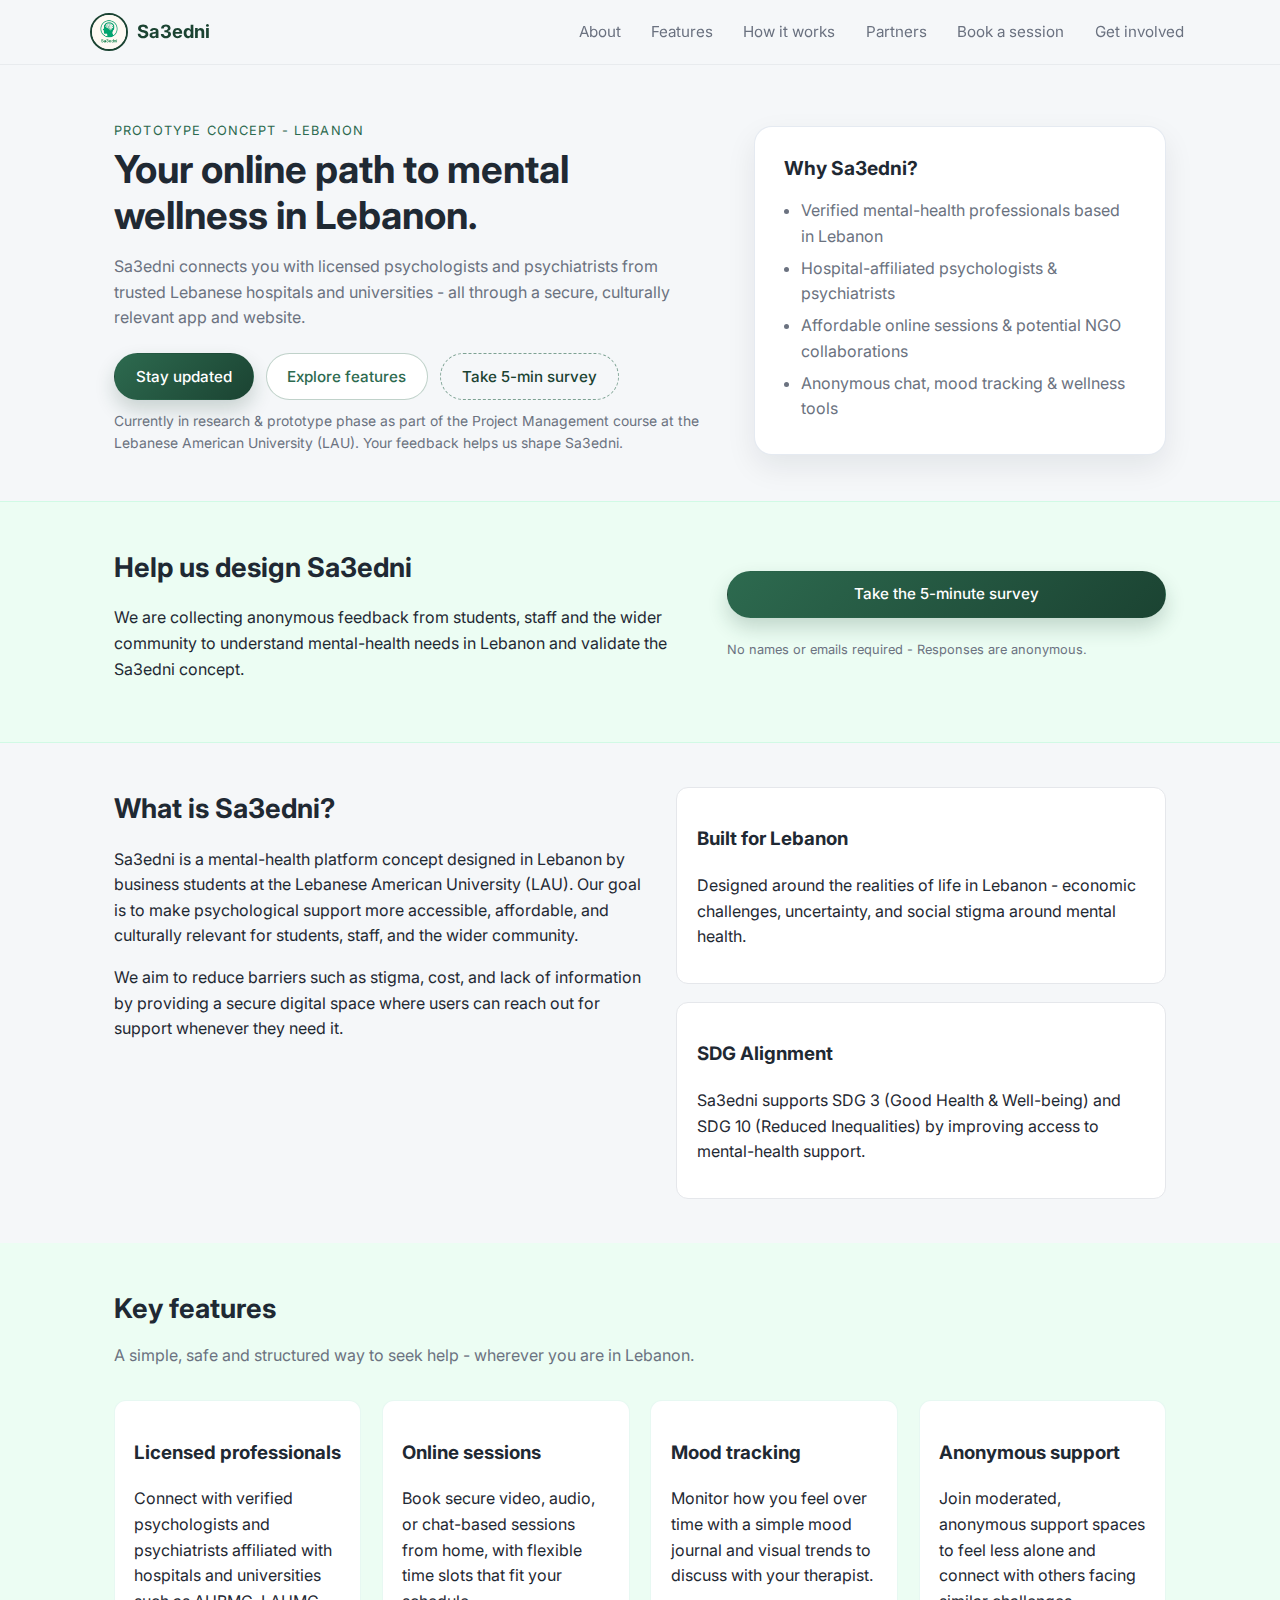
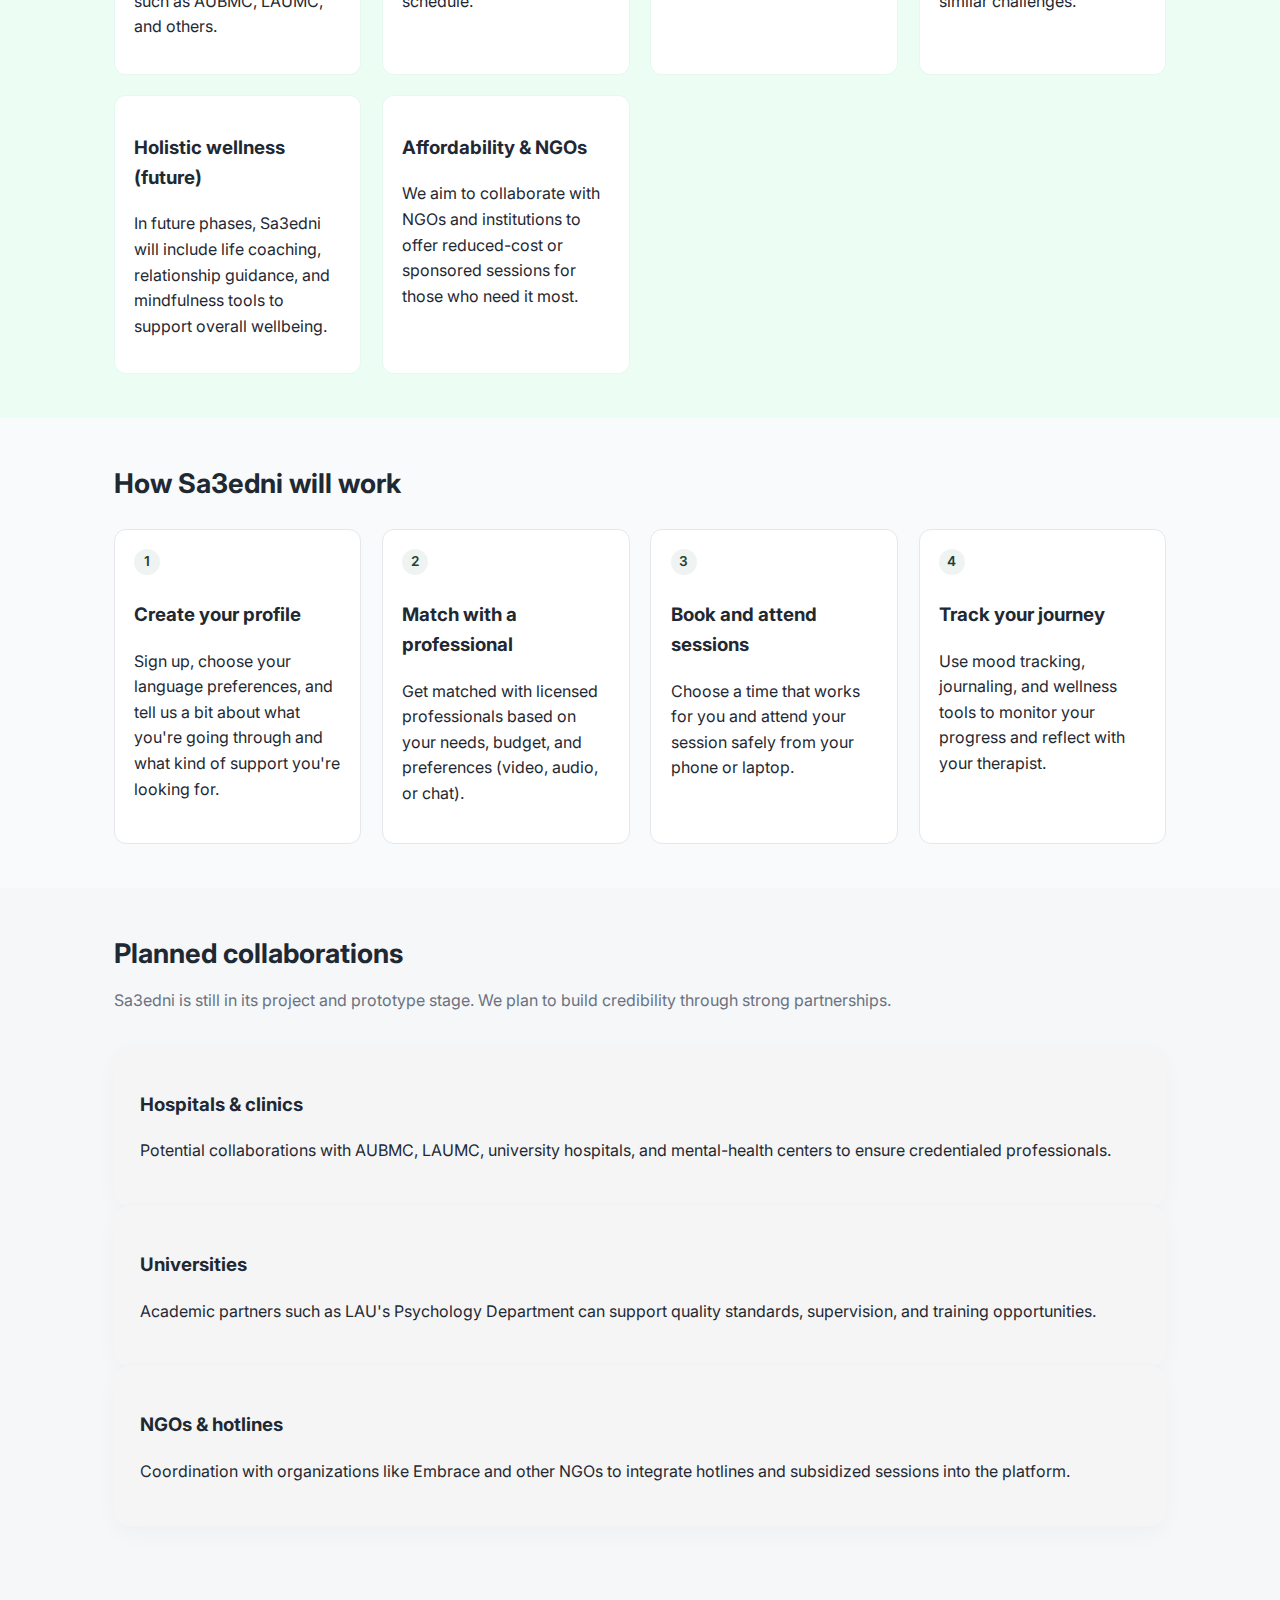
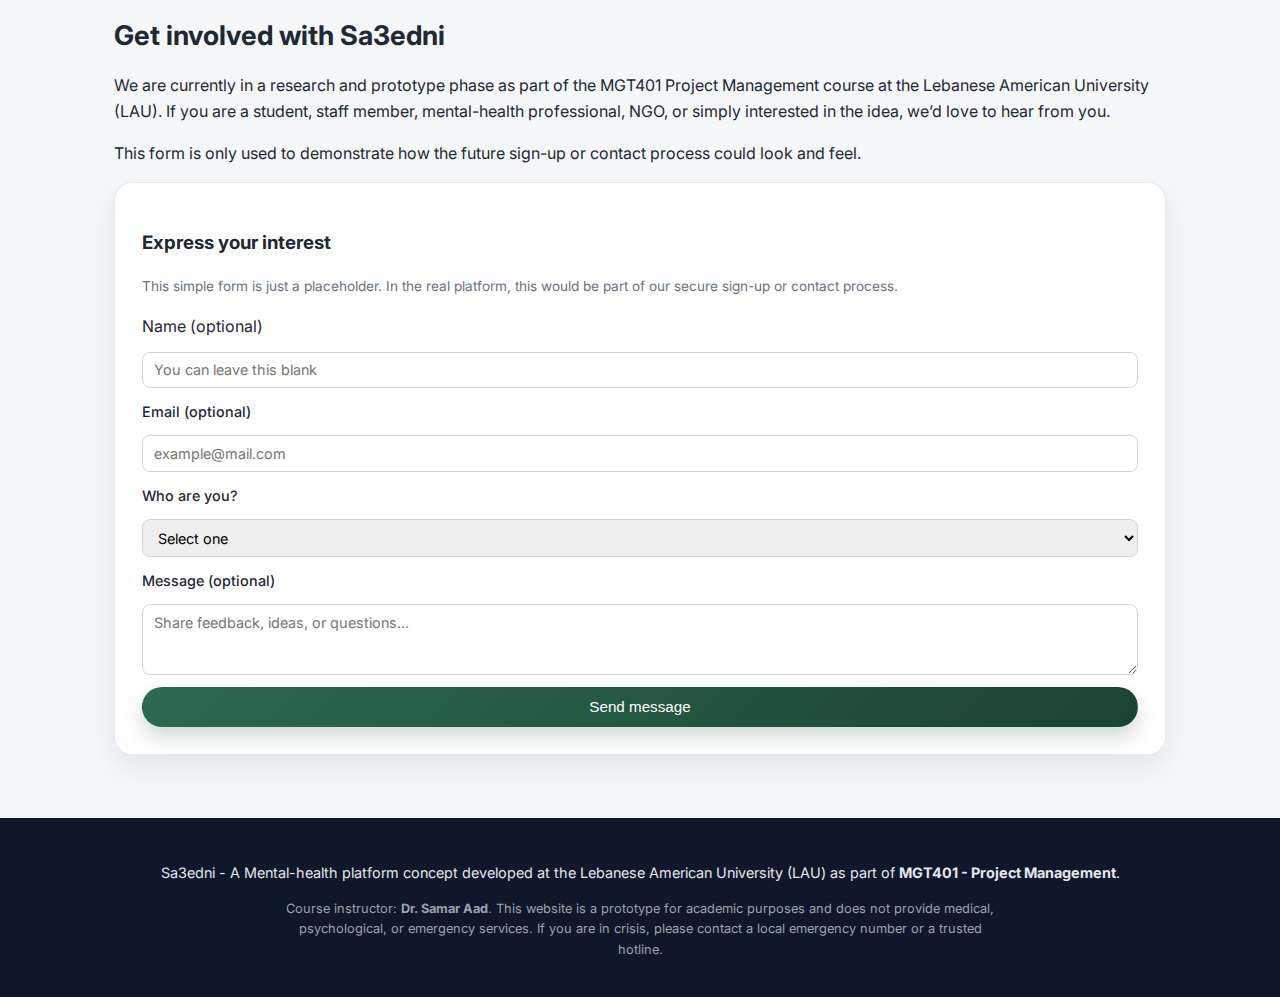
<file: index.html>
<!DOCTYPE html>
<html lang="en">
<head>
  <meta charset="UTF-8" />
  <title>Sa3edni – Your Online Path to Mental Wellness</title>
  <meta name="viewport" content="width=device-width, initial-scale=1.0" />
  <meta
    name="description"
    content="Sa3edni is a Lebanese mental-health platform concept that connects users with licensed psychologists and psychiatrists from trusted hospitals and universities."
  />
  <!-- Favicon -->
  <link rel="icon" type="image/png" href="assets/logo-sa3edni.png" />

  <!-- Styles -->
  <link rel="stylesheet" href="styles.css" />

  <!-- Google Font -->
  <link href="https://fonts.googleapis.com/css2?family=Inter:wght@300;400;500;600;700&display=swap" rel="stylesheet" />
</head>
<body>
  <header class="site-header">
    <div class="container header-inner">
      <div class="logo-area">
        <img src="assets/logo-sa3edni.png" alt="Sa3edni logo" class="logo" />
        <span class="logo-text">Sa3edni</span>
      </div>
  <nav class="main-nav">
  <a href="#about">About</a>
  <a href="#features">Features</a>
  <a href="#how-it-works">How it works</a>
  <a href="#partners">Partners</a>
  <a href="booking.html">Book a session</a>
  <a href="#contact" class="nav-cta">Get involved</a>
</nav>
    </div>
  </header>

  <main>
    <!-- Hero Section -->
    <section class="hero">
      <div class="container hero-inner">
        <div class="hero-text">
          <div class="eyebrow">Prototype concept - Lebanon</div>
          <h1>Your online path to mental wellness in Lebanon.</h1>
          <p>
            Sa3edni connects you with licensed psychologists and psychiatrists from trusted Lebanese hospitals and
            universities - all through a secure, culturally relevant app and website.
          </p>
          <div class="hero-actions">
            <a href="#contact" class="btn primary-btn">Stay updated</a>
            <a href="#features" class="btn ghost-btn">Explore features</a>
            <a href="https://docs.google.com/forms/d/15ED-qujfjjmchVO35RJvMn3BIlFcHIe99eK2mIT6S4E/viewform"
               target="_blank"
               class="btn outline-btn">
              Take 5-min survey
            </a>
          </div>
          <p class="hero-note">
            Currently in research &amp; prototype phase as part of the Project Management course at the Lebanese American
            University (LAU). Your feedback helps us shape Sa3edni.
          </p>
        </div>
        <div class="hero-card">
          <h2 class="hero-card-title">Why Sa3edni?</h2>
          <ul class="hero-list">
            <li>Verified mental-health professionals based in Lebanon</li>
            <li>Hospital-affiliated psychologists &amp; psychiatrists</li>
            <li>Affordable online sessions &amp; potential NGO collaborations</li>
            <li>Anonymous chat, mood tracking &amp; wellness tools</li>
          </ul>
        </div>
      </div>
    </section>

    <!-- Survey Banner -->
    <section class="section survey-banner">
      <div class="container survey-inner">
        <div>
          <h2>Help us design Sa3edni</h2>
          <p>
            We are collecting anonymous feedback from students, staff and the wider community to understand mental-health
            needs in Lebanon and validate the Sa3edni concept.
          </p>
        </div>
        <div class="survey-cta">
          <a href="https://docs.google.com/forms/d/15ED-qujfjjmchVO35RJvMn3BIlFcHIe99eK2mIT6S4E/viewform"
             target="_blank"
             class="btn primary-btn full-width">
            Take the 5-minute survey
          </a>
          <p class="survey-note">No names or emails required - Responses are anonymous.</p>
        </div>
      </div>
    </section>

    <!-- About Section -->
    <section id="about" class="section about">
      <div class="container about-inner">
        <div>
          <h2>What is Sa3edni?</h2>
          <p>
            Sa3edni is a mental-health platform concept designed in Lebanon by business students at the Lebanese
            American University (LAU). Our goal is to make psychological support more accessible, affordable, and
            culturally relevant for students, staff, and the wider community.
          </p>
          <p>
            We aim to reduce barriers such as stigma, cost, and lack of information by providing a secure digital space
            where users can reach out for support whenever they need it.
          </p>
        </div>
        <div class="about-grid">
          <div class="about-card">
            <h3>Built for Lebanon</h3>
            <p>
              Designed around the realities of life in Lebanon - economic challenges, uncertainty, and social stigma
              around mental health.
            </p>
          </div>
          <div class="about-card">
            <h3>SDG Alignment</h3>
            <p>
              Sa3edni supports SDG 3 (Good Health &amp; Well-being) and SDG 10 (Reduced Inequalities) by improving access
              to mental-health support.
            </p>
          </div>
        </div>
      </div>
    </section>

    <!-- Features Section -->
    <section id="features" class="section features">
      <div class="container">
        <h2>Key features</h2>
        <p class="section-subtitle">
          A simple, safe and structured way to seek help - wherever you are in Lebanon.
        </p>
        <div class="feature-grid">
          <div class="feature-card">
            <h3>Licensed professionals</h3>
            <p>
              Connect with verified psychologists and psychiatrists affiliated with hospitals and universities such as
              AUBMC, LAUMC, and others.
            </p>
          </div>
          <div class="feature-card">
            <h3>Online sessions</h3>
            <p>
              Book secure video, audio, or chat-based sessions from home, with flexible time slots that fit your schedule.
            </p>
          </div>
          <div class="feature-card">
            <h3>Mood tracking</h3>
            <p>
              Monitor how you feel over time with a simple mood journal and visual trends to discuss with your therapist.
            </p>
          </div>
          <div class="feature-card">
            <h3>Anonymous support</h3>
            <p>
              Join moderated, anonymous support spaces to feel less alone and connect with others facing similar
              challenges.
            </p>
          </div>
          <div class="feature-card">
            <h3>Holistic wellness (future)</h3>
            <p>
              In future phases, Sa3edni will include life coaching, relationship guidance, and mindfulness tools to
              support overall wellbeing.
            </p>
          </div>
          <div class="feature-card">
            <h3>Affordability &amp; NGOs</h3>
            <p>
              We aim to collaborate with NGOs and institutions to offer reduced-cost or sponsored sessions for those who
              need it most.
            </p>
          </div>
        </div>
      </div>
    </section>

    <!-- How it Works Section -->
    <section id="how-it-works" class="section how-it-works">
      <div class="container">
        <h2>How Sa3edni will work</h2>
        <div class="steps-grid">
          <div class="step-card">
            <span class="step-number">1</span>
            <h3>Create your profile</h3>
            <p>
              Sign up, choose your language preferences, and tell us a bit about what you're going through and what kind
              of support you're looking for.
            </p>
          </div>
          <div class="step-card">
            <span class="step-number">2</span>
            <h3>Match with a professional</h3>
            <p>
              Get matched with licensed professionals based on your needs, budget, and preferences (video, audio, or
              chat).
            </p>
          </div>
          <div class="step-card">
            <span class="step-number">3</span>
            <h3>Book and attend sessions</h3>
            <p>
              Choose a time that works for you and attend your session safely from your phone or laptop.
            </p>
          </div>
          <div class="step-card">
            <span class="step-number">4</span>
            <h3>Track your journey</h3>
            <p>
              Use mood tracking, journaling, and wellness tools to monitor your progress and reflect with your therapist.
            </p>
          </div>
        </div>
      </div>
    </section>

    <!-- Partners Section -->
    <section id="partners" class="section partners">
      <div class="container">
        <h2>Planned collaborations</h2>
        <p class="section-subtitle">
          Sa3edni is still in its project and prototype stage. We plan to build credibility through strong partnerships.
        </p>
        <div class="partner-grid">
          <div class="partner-card">
            <h3>Hospitals &amp; clinics</h3>
            <p>
              Potential collaborations with AUBMC, LAUMC, university hospitals, and mental-health centers to ensure
              credentialed professionals.
            </p>
          </div>
          <div class="partner-card">
            <h3>Universities</h3>
            <p>
              Academic partners such as LAU's Psychology Department can support quality standards, supervision, and
              training opportunities.
            </p>
          </div>
          <div class="partner-card">
            <h3>NGOs &amp; hotlines</h3>
            <p>
              Coordination with organizations like Embrace and other NGOs to integrate hotlines and subsidized sessions
              into the platform.
            </p>
          </div>
        </div>
      </div>
    </section>

       <!-- Contact / Get Involved Section -->
    <section id="contact" class="section contact">
      <div class="container contact-grid">
        <div class="contact-info">
          <h2>Get involved with Sa3edni</h2>
          <p>
            We are currently in a research and prototype phase as part of the MGT401 Project Management
            course at the Lebanese American University (LAU). If you are a student, staff member,
            mental-health professional, NGO, or simply interested in the idea, we’d love to hear from you.
          </p>
          <p>
            This form is only used to demonstrate how the
            future sign-up or contact process could look and feel.
          </p>
        </div>

        <div class="contact-card">
          <h3>Express your interest</h3>
          <p class="contact-note">
            This simple form is just a placeholder. In the real platform, this would be part of our
            secure sign-up or contact process.
          </p>

          <form 
            id="interest-form" 
            class="contact-form"
            onsubmit="event.preventDefault(); this.style.display='none'; document.getElementById('form-success').style.display='block';"
            <label for="name">Name (optional)</label>
            <input type="text" id="name" name="name" placeholder="You can leave this blank" />

            <label for="email">Email (optional)</label>
            <input type="email" id="email" name="email" placeholder="example@mail.com" />

            <label for="role">Who are you?</label>
            <select id="role" name="role">
              <option value="">Select one</option>
              <option value="student">Student</option>
              <option value="staff">University staff</option>
              <option value="professional">Mental-health professional</option>
              <option value="ngo">NGO / organization</option>
              <option value="other">Other</option>
            </select>

            <label for="message">Message (optional)</label>
            <textarea id="message" name="message" rows="3"
                      placeholder="Share feedback, ideas, or questions..."></textarea>

            <button type="submit" class="btn primary-btn full-width">
              Send message
            </button>
          </form>

          <div id="form-success" class="form-success" style="display: none;">
            <h3>Thank you!</h3>
            <p>
              Your message has been received as part of the Sa3edni prototype. In the full platform,
              this form will securely send your details to our team.
            </p>
          </div>
        </div>
      </div>
    </section>

  </main>

  <footer class="site-footer">
    <div class="container footer-inner">
      <p>
        Sa3edni - A Mental-health platform concept developed at the Lebanese American University (LAU) as part of
        <strong>MGT401 - Project Management</strong>.
      </p>
      <p class="footer-small">
        Course instructor: <strong>Dr. Samar Aad</strong>. This website is a prototype for academic purposes and does not
        provide medical, psychological, or emergency services. If you are in crisis, please contact a local emergency
        number or a trusted hotline.
      </p>
    </div>
  </footer>

  </body>
</html>
</file>
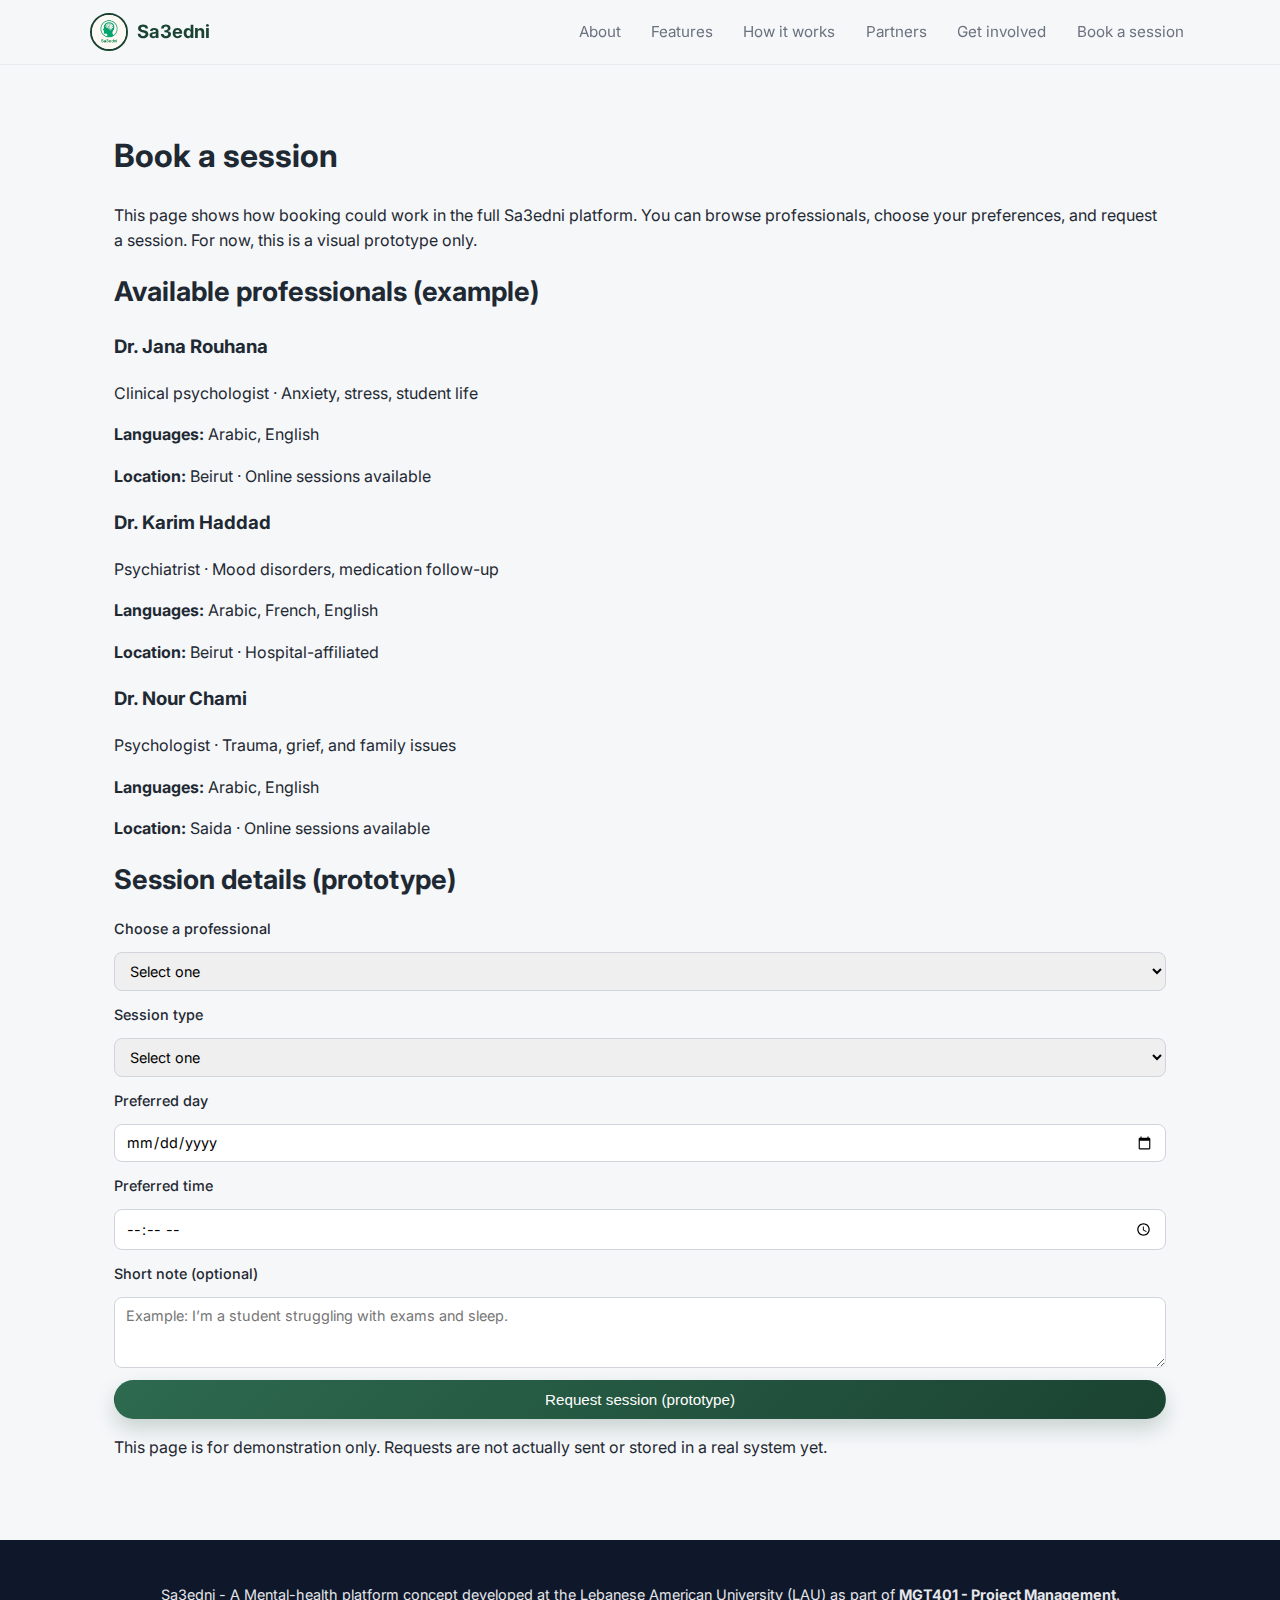
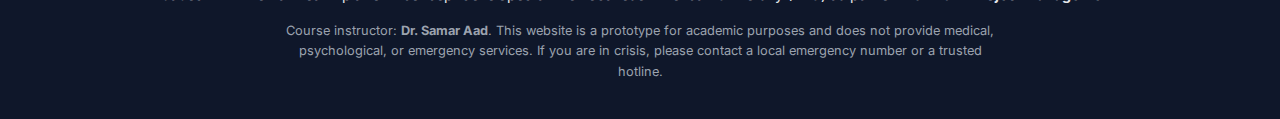
<file: booking.html>
<!DOCTYPE html>
<html lang="en">
<head>
  <meta charset="UTF-8" />
  <title>Book a session | Sa3edni</title>
  <meta name="viewport" content="width=device-width, initial-scale=1.0" />
  <meta
    name="description"
    content="Sa3edni is a Lebanese mental-health platform concept that connects users with licensed psychologists and psychiatrists from trusted hospitals and universities."
  />
  <!-- Favicon -->
  <link rel="icon" type="image/png" href="assets/logo-sa3edni.png" />

  <!-- Styles -->
  <link rel="stylesheet" href="styles.css" />

  <!-- Google Font -->
  <link href="https://fonts.googleapis.com/css2?family=Inter:wght@300;400;500;600;700&display=swap" rel="stylesheet" />
</head>
<body>
  <header class="site-header">
    <div class="container header-inner">
      <div class="logo-area">
        <img src="assets/logo-sa3edni.png" alt="Sa3edni logo" class="logo" />
        <span class="logo-text">Sa3edni</span>
      </div>
       <nav class="main-nav">
        <a href="#about">About</a>
        <a href="#features">Features</a>
        <a href="#how-it-works">How it works</a>
        <a href="#partners">Partners</a>
        <a href="#contact" class="nav-cta">Get involved</a>
        <a href="booking.html">Book a session</a>
      </nav>
    </div>
  </header>

  <main>
     <section class="section">
    <div class="container booking-layout">
      <div class="booking-text">
        <h1>Book a session</h1>
        <p>
          This page shows how booking could work in the full Sa3edni platform.
          You can browse professionals, choose your preferences, and request a
          session. For now, this is a visual prototype only.
        </p>

        <h2>Available professionals (example)</h2>

        <div class="booking-pro-list">
          <article class="card">
            <h3>Dr. Jana Rouhana</h3>
            <p>Clinical psychologist · Anxiety, stress, student life</p>
            <p><strong>Languages:</strong> Arabic, English</p>
            <p><strong>Location:</strong> Beirut · Online sessions available</p>
          </article>

          <article class="card">
            <h3>Dr. Karim Haddad</h3>
            <p>Psychiatrist · Mood disorders, medication follow-up</p>
            <p><strong>Languages:</strong> Arabic, French, English</p>
            <p><strong>Location:</strong> Beirut · Hospital-affiliated</p>
          </article>

          <article class="card">
            <h3>Dr. Nour Chami</h3>
            <p>Psychologist · Trauma, grief, and family issues</p>
            <p><strong>Languages:</strong> Arabic, English</p>
            <p><strong>Location:</strong> Saida · Online sessions available</p>
          </article>
        </div>
      </div>

      <aside class="booking-form">
        <h2>Session details (prototype)</h2>
        <form>
          <label for="pro">Choose a professional</label>
          <select id="pro" name="pro">
            <option value="">Select one</option>
            <option>Dr. Jana Rouhana</option>
            <option>Dr. Karim Haddad</option>
            <option>Dr. Nour Chami</option>
          </select>

          <label for="type">Session type</label>
          <select id="type" name="type">
            <option value="">Select one</option>
            <option>Video session</option>
            <option>Audio session</option>
            <option>Chat-based session</option>
          </select>

          <label for="day">Preferred day</label>
          <input type="date" id="day" name="day" />

          <label for="time">Preferred time</label>
          <input type="time" id="time" name="time" />

          <label for="note">Short note (optional)</label>
          <textarea id="note" name="note" rows="3"
            placeholder="Example: I’m a student struggling with exams and sleep."></textarea>

          <button type="button" class="btn primary-btn full-width">
            Request session (prototype)
          </button>
        </form>
        <p class="form-note">
          This page is for demonstration only. Requests are not actually sent or
          stored in a real system yet.
        </p>
      </aside>
    </div>
  </section>
</main>

  <footer class="site-footer">
    <div class="container footer-inner">
      <p>
        Sa3edni - A Mental-health platform concept developed at the Lebanese American University (LAU) as part of
        <strong>MGT401 - Project Management</strong>.
      </p>
      <p class="footer-small">
        Course instructor: <strong>Dr. Samar Aad</strong>. This website is a prototype for academic purposes and does not
        provide medical, psychological, or emergency services. If you are in crisis, please contact a local emergency
        number or a trusted hotline.
      </p>
    </div>
  </footer>

  </body>
</html>
</file>
<file: styles.css>
:root {
  --green-light: #2ecc71;
  --green-main: #2d6a4f;
  --green-dark: #1b4332;
  --bg-body: #f5f7f9;
  --bg-card: #ffffff;
  --text-main: #1f2933;
  --text-muted: #6b7280;
  --border-soft: #e5e7eb;
  --shadow-soft: 0 12px 30px rgba(15, 23, 42, 0.08);
  --radius-lg: 18px;
  --radius-md: 12px;
  --radius-pill: 999px;
}

*,
*::before,
*::after {
  box-sizing: border-box;
}

body {
  margin: 0;
  font-family: "Inter", system-ui, -apple-system, BlinkMacSystemFont, "Segoe UI", sans-serif;
  background-color: var(--bg-body);
  color: var(--text-main);
  line-height: 1.6;
}

/* Layout helpers */

.container {
  width: 100%;
  max-width: 1100px;
  margin: 0 auto;
  padding: 0 1.5rem;
}

/* Header */

.site-header {
  position: sticky;
  top: 0;
  z-index: 10;
  background: rgba(245, 247, 249, 0.98);
  backdrop-filter: blur(10px);
  border-bottom: 1px solid rgba(229, 231, 235, 0.8);
}

.header-inner {
  display: flex;
  align-items: center;
  justify-content: space-between;
  padding: 0.8rem 0;
}

.logo-area {
  display: flex;
  align-items: center;
  gap: 0.55rem;
}

.logo {
  width: 38px;
  height: 38px;
  border-radius: 50%;
  object-fit: cover;
  border: 2px solid var(--green-dark);
  background-color: #ffffff;
}

.logo-text {
  font-weight: 700;
  font-size: 1.15rem;
  color: var(--green-dark);
}

.main-nav {
  display: flex;
  align-items: center;
  gap: 1.1rem;
  font-size: 0.95rem;
}

.main-nav a {
  text-decoration: none;
  color: var(--text-muted);
  padding: 0.25rem 0.4rem;
  border-radius: 999px;
  transition: color 0.18s ease, background-color 0.18s ease;
}

.main-nav a:hover {
  color: var(--green-dark);
  background-color: rgba(209, 250, 229, 0.5);
}

/* --- Navbar CTA Button (Green) --- */
.nav-cta-button {
  background-color: #064e3b;          /* main green */
  color: #ffffff !important;          /* force white text always */
  padding: 0.55rem 1.4rem;
  border-radius: 999px;
  font-weight: 600;
  border: none;
  font-size: 0.95rem;
  letter-spacing: 0.3px;
  box-shadow: 0 4px 14px rgba(6, 78, 59, 0.18);
  transition: all 0.25s ease;
}

/* Hover effect */
.nav-cta-button:hover {
    background: #0a5a2b;   /* Slightly brighter green */
    border-color: #0a5a2b;
    color: #ffffff !important;
    transform: translateY(-1px); 
    box-shadow: 0 4px 10px rgba(0, 0, 0, 0.15);
}

/* Active / current page (on booking.html) */
.nav-cta-button.active {
  background-color: #065f46;
  color: #ffffff !important;
  box-shadow: none;
}

/* Hero */

.hero {
  padding: 3.5rem 0 2.5rem;
}

.hero-inner {
  display: grid;
  grid-template-columns: minmax(0, 1.6fr) minmax(0, 1.1fr);
  gap: 2.5rem;
  align-items: center;
}

.eyebrow {
  font-size: 0.8rem;
  text-transform: uppercase;
  letter-spacing: 0.09em;
  color: var(--green-main);
  margin-bottom: 0.3rem;
}

.hero-text h1 {
  font-size: 2.4rem;
  line-height: 1.2;
  margin: 0 0 1rem;
}

.hero-text p {
  margin: 0.4rem 0;
  color: var(--text-muted);
}

.hero-actions {
  display: flex;
  flex-wrap: wrap;
  gap: 0.75rem;
  margin: 1.4rem 0 0.6rem;
}

.hero-note {
  font-size: 0.87rem;
  color: var(--text-muted);
}

/* Buttons */

.btn {
  display: inline-flex;
  align-items: center;
  justify-content: center;
  padding: 0.65rem 1.3rem;
  border-radius: var(--radius-pill);
  font-size: 0.95rem;
  font-weight: 500;
  border: 1px solid transparent;
  text-decoration: none;
  cursor: pointer;
  transition: background-color 0.2s ease, color 0.2s ease, box-shadow 0.2s ease, transform 0.1s ease;
}

.btn:active {
  transform: translateY(1px);
}

.primary-btn {
  background: linear-gradient(135deg, var(--green-main), var(--green-dark));
  color: #ffffff;
  box-shadow: 0 10px 20px rgba(27, 67, 50, 0.2);
}

.primary-btn:hover {
  background: linear-gradient(135deg, var(--green-dark), var(--green-main));
  box-shadow: 0 14px 26px rgba(27, 67, 50, 0.27);
}

.ghost-btn {
  background-color: #ffffff;
  color: var(--green-main);
  border: 1px solid rgba(45, 106, 79, 0.3);
}

.ghost-btn:hover {
  background-color: rgba(209, 250, 229, 0.7);
}

.outline-btn {
  background-color: transparent;
  color: var(--green-dark);
  border: 1px dashed rgba(45, 106, 79, 0.6);
}

.outline-btn:hover {
  background-color: rgba(209, 250, 229, 0.4);
}

.full-width {
  width: 100%;
}

/* Hero card */

.hero-card {
  background-color: var(--bg-card);
  border-radius: var(--radius-lg);
  padding: 1.6rem 1.8rem;
  box-shadow: var(--shadow-soft);
  border: 1px solid rgba(226, 232, 240, 0.9);
}

.hero-card-title {
  margin-top: 0;
  margin-bottom: 0.9rem;
  font-size: 1.2rem;
}

.hero-list {
  margin: 0;
  padding-left: 1.1rem;
  color: var(--text-muted);
}

.hero-list li {
  margin-bottom: 0.4rem;
}

/* Sections */

.section {
  padding: 2.75rem 0;
}

.section h2 {
  margin-top: 0;
  margin-bottom: 0.75rem;
  font-size: 1.7rem;
}

.section-subtitle {
  margin-top: 0;
  margin-bottom: 2rem;
  color: var(--text-muted);
}

/* Survey banner */

.survey-banner {
  background-color: #ecfdf3;
  border-top: 1px solid #d1fae5;
  border-bottom: 1px solid #d1fae5;
}

.survey-inner {
  display: grid;
  grid-template-columns: minmax(0, 1.6fr) minmax(0, 1.2fr);
  gap: 1.8rem;
  align-items: center;
}

.survey-cta {
  display: flex;
  flex-direction: column;
  gap: 0.6rem;
}

.survey-note {
  font-size: 0.8rem;
  color: var(--text-muted);
}

/* About */

.about-inner {
  display: grid;
  grid-template-columns: minmax(0, 1.4fr) minmax(0, 1.3fr);
  gap: 2.2rem;
}

.about-grid {
  display: grid;
  gap: 1.1rem;
}

.about-card {
  background-color: var(--bg-card);
  border-radius: var(--radius-md);
  padding: 1.1rem 1.2rem;
  border: 1px solid var(--border-soft);
}

/* Features */

.features {
  background-color: #ecfdf3;
}

.feature-grid {
  display: grid;
  grid-template-columns: repeat(auto-fit, minmax(220px, 1fr));
  gap: 1.3rem;
  margin-top: 1.8rem;
}

.feature-card {
  background-color: #ffffff;
  border-radius: var(--radius-md);
  padding: 1.1rem 1.2rem;
  border: 1px solid rgba(16, 185, 129, 0.1);
}

/* How it works */

.how-it-works {
  background-color: #f9fafb;
}

.steps-grid {
  display: grid;
  grid-template-columns: repeat(auto-fit, minmax(220px, 1fr));
  gap: 1.3rem;
  margin-top: 1.5rem;
}

.step-card {
  background-color: #ffffff;
  border-radius: var(--radius-md);
  padding: 1.1rem 1.2rem 1.3rem;
  border: 1px solid var(--border-soft);
  position: relative;
}

.step-number {
  display: inline-flex;
  align-items: center;
  justify-content: center;
  width: 26px;
  height: 26px;
  border-radius: 50%;
  background-color: rgba(45, 106, 79, 0.08);
  color: var(--green-dark);
  font-weight: 600;
  font-size: 0.85rem;
  margin-bottom: 0.4rem;
}

/* Contact */

.contact-inner {
  display: grid;
  grid-template-columns: minmax(0, 1.4fr) minmax(0, 1.3fr);
  gap: 2rem;
  align-items: flex-start;
}

.contact-card {
  background-color: #ffffff;
  border-radius: var(--radius-lg);
  box-shadow: var(--shadow-soft);
  padding: 1.6rem 1.7rem 1.7rem;
  border: 1px solid rgba(226, 232, 240, 0.9);
}

.contact-note {
  font-size: 0.85rem;
  color: var(--text-muted);
  margin-top: 0;
}

form {
  margin-top: 1rem;
  display: grid;
  gap: 0.75rem;
}

label {
  font-size: 0.9rem;
  font-weight: 500;
}

input,
select,
textarea {
  width: 100%;
  padding: 0.55rem 0.7rem;
  border-radius: 8px;
  border: 1px solid #d1d5db;
  font-family: inherit;
  font-size: 0.9rem;
  outline: none;
  transition: border-color 0.18s ease, box-shadow 0.18s ease;
}

input:focus,
select:focus,
textarea:focus {
  border-color: var(--green-main);
  box-shadow: 0 0 0 2px rgba(45, 106, 79, 0.12);
}

/* Footer */

.site-footer {
  padding: 1.8rem 0 2.3rem;
  background-color: #0f172a;
  color: #e5e7eb;
  margin-top: 1.2rem;
}

.footer-inner {
  text-align: center;
  font-size: 0.9rem;
}

.footer-small {
  font-size: 0.8rem;
  color: #9ca3af;
  max-width: 720px;
  margin: 0.6rem auto 0;
}

/* Responsive */

@media (max-width: 900px) {
  .hero-inner,
  .about-inner,
  .contact-inner,
  .survey-inner {
    grid-template-columns: 1fr;
  }

  .hero {
    padding-top: 2.3rem;
  }

  .hero-card {
    order: -1;
  }
}

@media (max-width: 720px) {
  .header-inner {
    flex-direction: column;
    align-items: flex-start;
    gap: 0.6rem;
  }

  .main-nav {
    flex-wrap: wrap;
    justify-content: flex-start;
  }

  .hero-text h1 {
    font-size: 2rem;
  }
}
.form-success {
    margin-top: 1.5rem;
    padding: 1.5rem;
    border-radius: 16px;
    background: #e9f8eb;
    border: 1px solid #b8e0c5;
    color: #064420;
    font-size: 0.95rem;
    line-height: 1.5;
}

.form-success h3 {
    margin-top: 0;
    margin-bottom: 0.5rem;
    font-size: 1.1rem;
}

/* Partners section cards */
.partners-grid {
  display: grid;
  grid-template-columns: repeat(auto-fit, minmax(240px, 1fr));
  gap: 1.8rem;
  margin-top: 1.5rem;
}

.partner-card {
  background: #f5f5f5;
  border-radius: 16px;
  padding: 1.6rem;
  box-shadow: 0 0.5rem 1.4rem rgba(0, 0, 0, 0.03);
}

/* Fix navigation anchor scroll offset */
#about,
#features,
#how-it-works,
#partners,
#contact {
  scroll-margin-top: 6rem;
}

/* Force proper hover style for Book a session button */
.main-nav a.nav-cta-button:hover {
    background: #075c2f !important;
    border-color: #075c2f !important;
    color: #ffffff !important;
    box-shadow: 0 4px 10px rgba(0, 0, 0, 0.15);
    transform: translateY(-1px);
}
</file>
